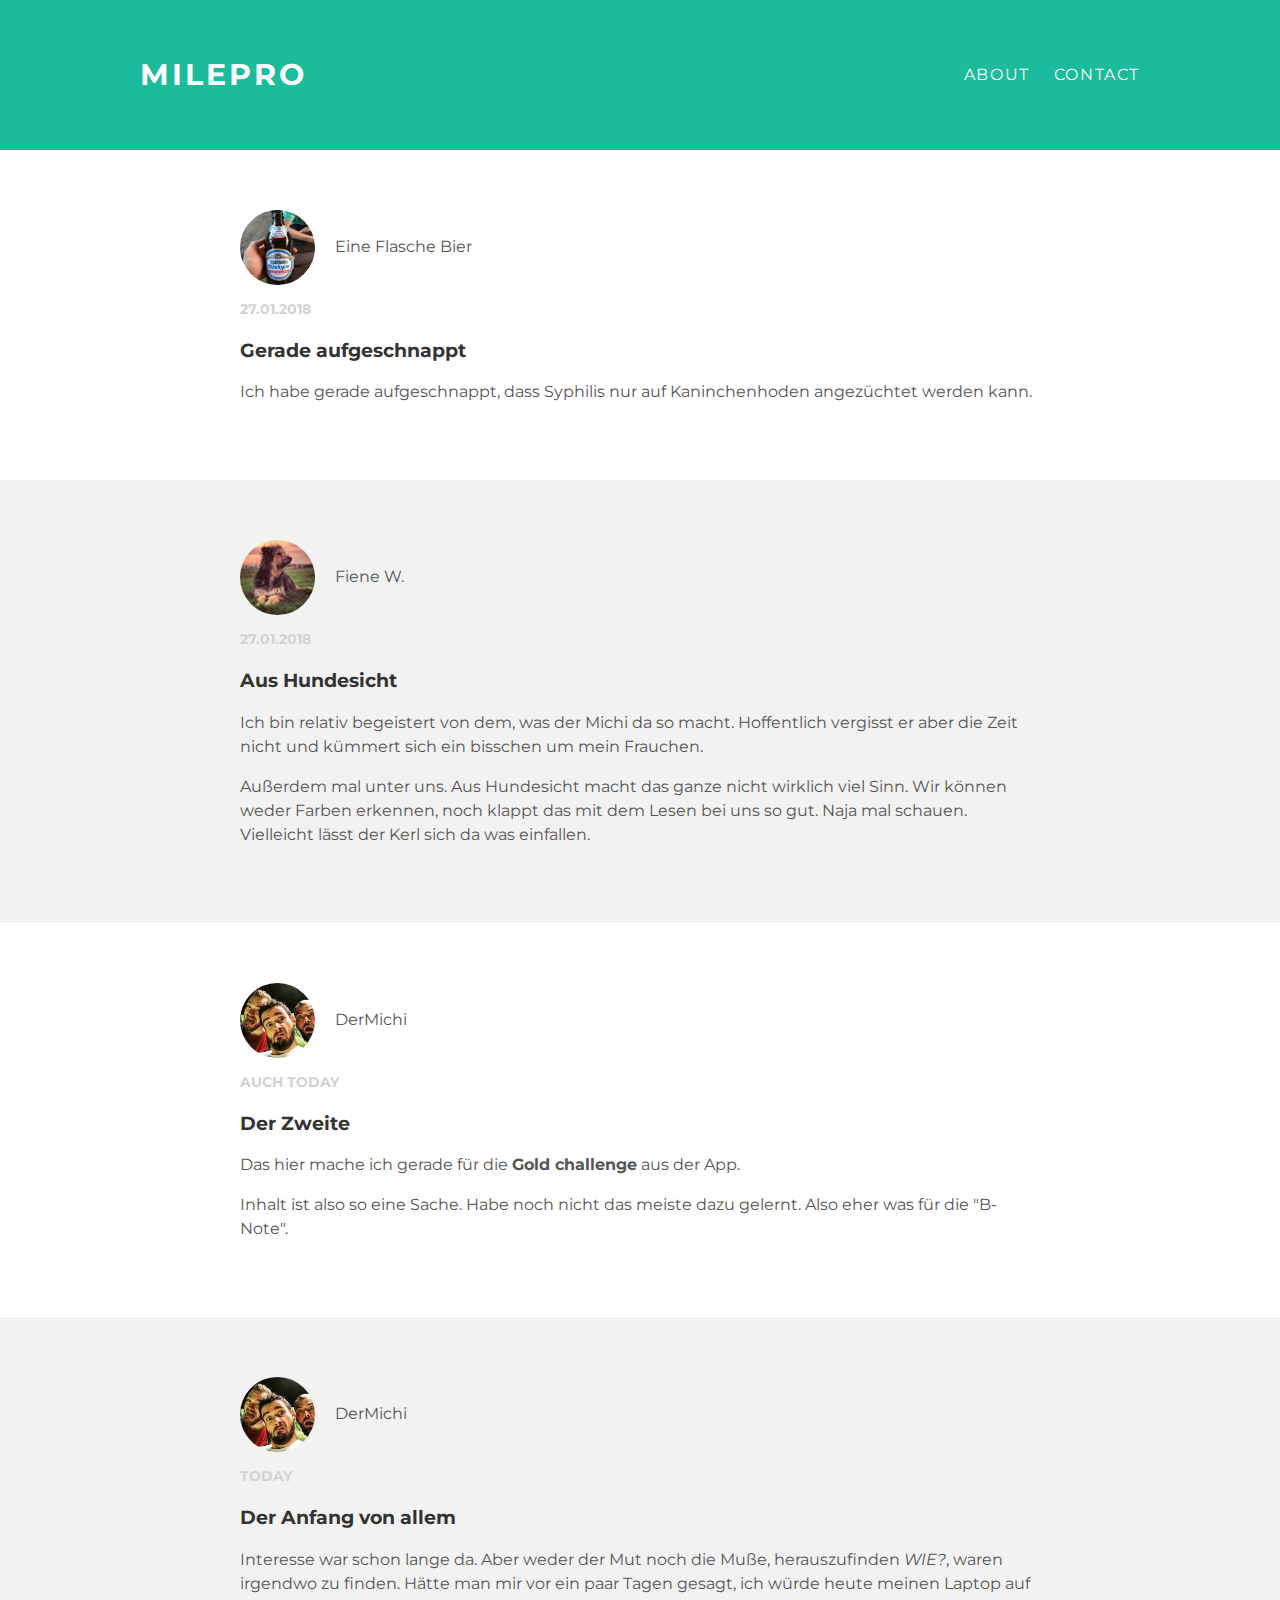
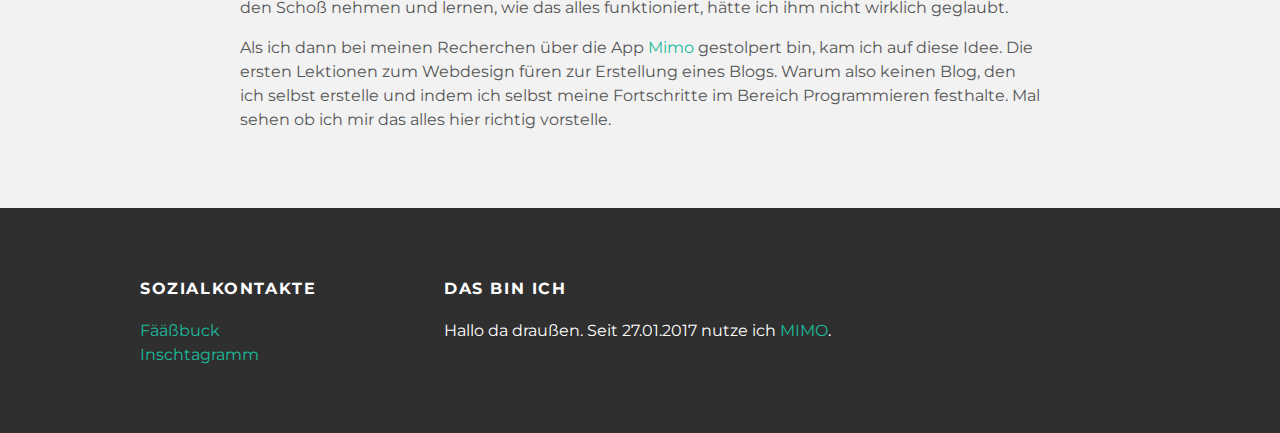
<file: index.html>
<!DOCTYPE html>
<html>

  <head>
    <title>Michi lernt das Programmieren</title>

    <link rel="stylesheet" type="text/css" href="styles.css">
  </head>

  <body>

    <div id="header">
      <div class="container">
        <a id="header-title" href="index.html">MilePro</a>

        <ul id="header-nav">
          <li> <a href="about.html">About</a> </li>
          <li> <a href="mailto:berendes.m@icloud.com">Contact</a> </li>
        </ul>

      </div>
    </div>


    <div id="content">

      <div class="post-container">
        <div class="post">
          <div class="post-author">
            <img src="bier.jpg">
            <span>Eine Flasche Bier</span>
          </div>
          <p class="post-date">27.01.2018</p>
          <h3 class="post-title">Gerade aufgeschnappt</h3>
          <div class="post-content">
            <p>Ich habe gerade aufgeschnappt, dass Syphilis nur auf Kaninchenhoden angezüchtet werden kann.</p>
          </div>
        </div>
      </div>
      
      <div class="post-container">
        <div class="post">
          <div class="post-author">
            <img src="fiene.jpg">
            <span>Fiene W.</span>
          </div>
          <p class="post-date">27.01.2018</p>
          <h3 class="post-title">Aus Hundesicht</h3>
          <div class="post-content">
            <p>Ich bin relativ begeistert von dem, was der Michi da so macht. Hoffentlich vergisst er aber die Zeit nicht und kümmert sich ein bisschen um mein Frauchen.</p>
            <p>Außerdem mal unter uns. Aus Hundesicht macht das ganze nicht wirklich viel Sinn. Wir können weder Farben erkennen, noch klappt das mit dem Lesen bei uns so gut. Naja mal schauen. Vielleicht lässt der Kerl sich da was einfallen.</p>
          </div>
        </div>
      </div>

      <div class="post-container">
        <div class="post">
          <div class="post-author">
            <img src="me.jpg">
            <span>DerMichi</span>
          </div>
          <p class="post-date">auch Today</p>
          <h3 class="post-title">Der Zweite</h3>
          <div class="post-content">
            <p>Das hier mache ich gerade für die <strong>Gold challenge</strong> aus der App.</p>
            <p>Inhalt ist also so eine Sache. Habe noch nicht das meiste dazu gelernt. Also eher was für die "B-Note".</p>
          </div>
        </div>
      </div>

      <div class="post-container">
        <div class="post">
          <div class="post-author">
            <img src="me.jpg">
            <span>DerMichi</span>
          </div>
          <p class="post-date">Today</p>
          <h3 class="post-title">Der Anfang von allem</h3>
          <div class="post-content">
            <p>Interesse war schon lange da. Aber weder der Mut noch die Muße, herauszufinden <em>WIE?</em>, waren irgendwo zu finden. Hätte man mir vor ein paar Tagen gesagt, ich würde heute meinen Laptop auf den Schoß nehmen und lernen, wie das alles funktioniert, hätte ich ihm nicht wirklich geglaubt.</p>
            <p>Als ich dann bei meinen Recherchen über die App <a href="https://getmimo.com/">Mimo</a> gestolpert bin, kam ich auf diese Idee. Die ersten Lektionen zum Webdesign füren zur Erstellung eines Blogs. Warum also keinen Blog, den ich selbst erstelle und indem ich selbst meine Fortschritte im Bereich Programmieren festhalte. Mal sehen ob ich mir das alles hier richtig vorstelle.</p>
          </div>
        </div>
      </div>
    </div>


    <div id="footer">
      <div class="container">
        <div class="column">
          <h4>Sozialkontakte</h4>
          <p>
            <a href="https://www.facebook.com/profile.php?id=100013694054197">Fääßbuck</a>
            <br>
            <a href="https://www.instagram.com/brnds_img/">Inschtagramm</a>
          </p>
        </div>
        <div class="column">
          <h4>Das bin ich</h4>
          <p>Hallo da draußen. Seit 27.01.2017 nutze ich <a href="https://getmimo.com/">MIMO</a>. </p>
        </div>
      </div>
    </div>

  </body>

</html>
</file>
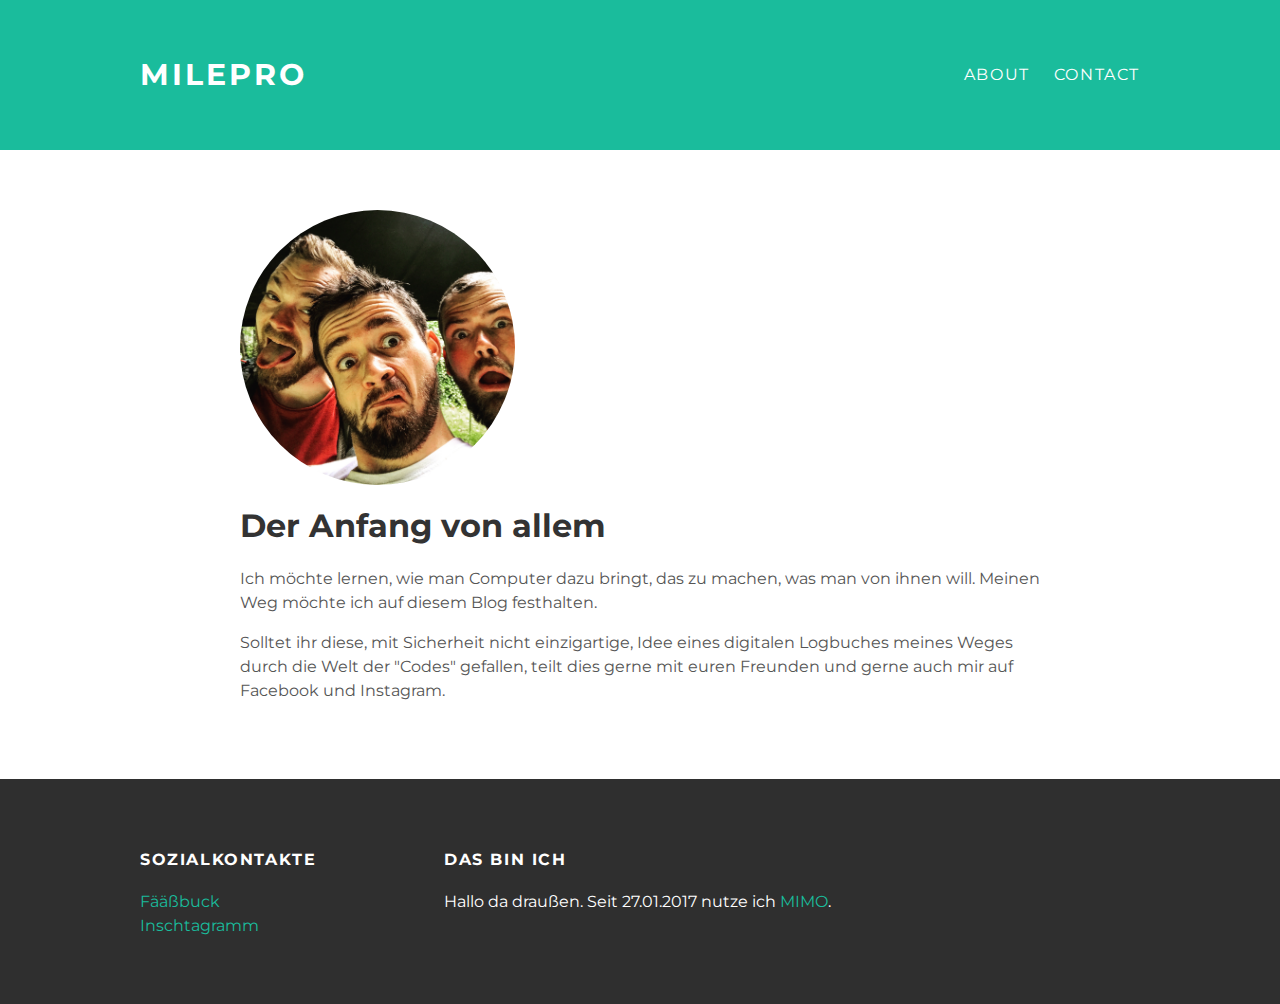
<file: about.html>
<!DOCTYPE html>
<html>

  <head>
    <title>Wer ist Michi?</title>


        <link rel="stylesheet" type="text/css" href="styles.css">
  </head>

  <body>

    <div id="header">
      <div class="container">
        <a id="header-title" href="index.html">MilePro</a>

        <ul id="header-nav">
          <li> <a href="about.html">About</a> </li>
          <li> <a href="mailto:berendes.m@icloud.com">Contact</a> </li>
        </ul>

      </div>
    </div>


    <div id="content">
      <div class="container">
        <div class="about">
          <div class="about-author">
            <img src="me.jpg">
          </div>
            <h1 class="about-title">Der Anfang von allem</h1>
            <div class="about-content">
            <p>Ich möchte lernen, wie man Computer dazu bringt, das zu machen, was man von ihnen will. Meinen Weg möchte ich auf diesem Blog festhalten.</p>
            <p>Solltet ihr diese, mit Sicherheit nicht einzigartige, Idee eines digitalen Logbuches meines Weges durch die Welt der "Codes" gefallen, teilt dies gerne mit euren Freunden und gerne auch mir auf Facebook und Instagram.</p>
          </div>
      </div>
    </div>


    <div id="footer">
      <div class="container">
        <div class="column">
          <h4>Sozialkontakte</h4>
          <p>
            <a href="https://www.facebook.com/profile.php?id=100013694054197">Fääßbuck</a>
            <br>
            <a href="https://www.instagram.com/brnds_img/">Inschtagramm</a>
          </p>
        </div>
        <div class="column">
          <h4>Das bin ich</h4>
          <p>Hallo da draußen. Seit 27.01.2017 nutze ich <a href="https://getmimo.com/">MIMO</a>. </p>
        </div>
      </div>
    </div>

  </body>

</html>
</file>
<file: styles.css>
@import url(http://fonts.googleapis.com/css?family=Montserrat:400,700);

body {
  color: #555;
  margin: 0px;

  font-family: 'Montserrat', sans-serif;
}

a {
  color: #1abc9c;
  text-decoration: none;
}

a:hover {
  color: #f6a623;
}

h1, h2, h3, h4 {
  color: #333;
}

p {
  line-height: 1.5;
}

.container {
  max-width: 1000px;
  margin: 0 auto;
}

#header {
  background-color: #1abc9c;
  height: 150px;
  line-height: 150px;
}

#header a {
  color: white;
  text-decoration: none;
  text-transform: uppercase;
  letter-spacing: 0.1em;
}

#header a:hover {
  color: #222;
}

#header-title {
  display: block;
  float: left;
  font-size: 30px;
  font-weight: bold;
}

#header-nav {
  display: block;
  float: right;
  margin-top: 0px;
}

#header-nav li {
  display: inline;
  padding-left: 20px;
}

.post-container:nth-child(even) {
  background-color: #f2f2f2;
}

.post, .about {
  max-width: 800px;
  margin: 0 auto;
  padding: 60px 0;
  vertical-align: middle;
}

.post-author span {
  margin-left: 16px;
}

.post-author img {
  width: 75px;
  height: 75px;
  vertical-align: middle;
  border-radius: 50%;
}

.about {
  text.align: center;
}

.about-author img {
  width: 275px;
  height: 275px;
  vertical-align: middle;
  border-radius: 50%;
}

.post-date {
  color: #d2d2d2;

  font-size: 14px;
  font-weight: bold;
  text-transform: uppercase;
  letter.spacing: 0.1em;
}

#footer {
  background-color: #2f2f2f;
  padding: 50px 0;
}

#footer h4 {
  color: white;
  text-transform: uppercase;
  letter-spacing: 0.1em;
}

#footer p {
  color: white;
}

.column {
  min-width: 300px;
  display: inline-block;
  vertical-align: top;
}
</file>
